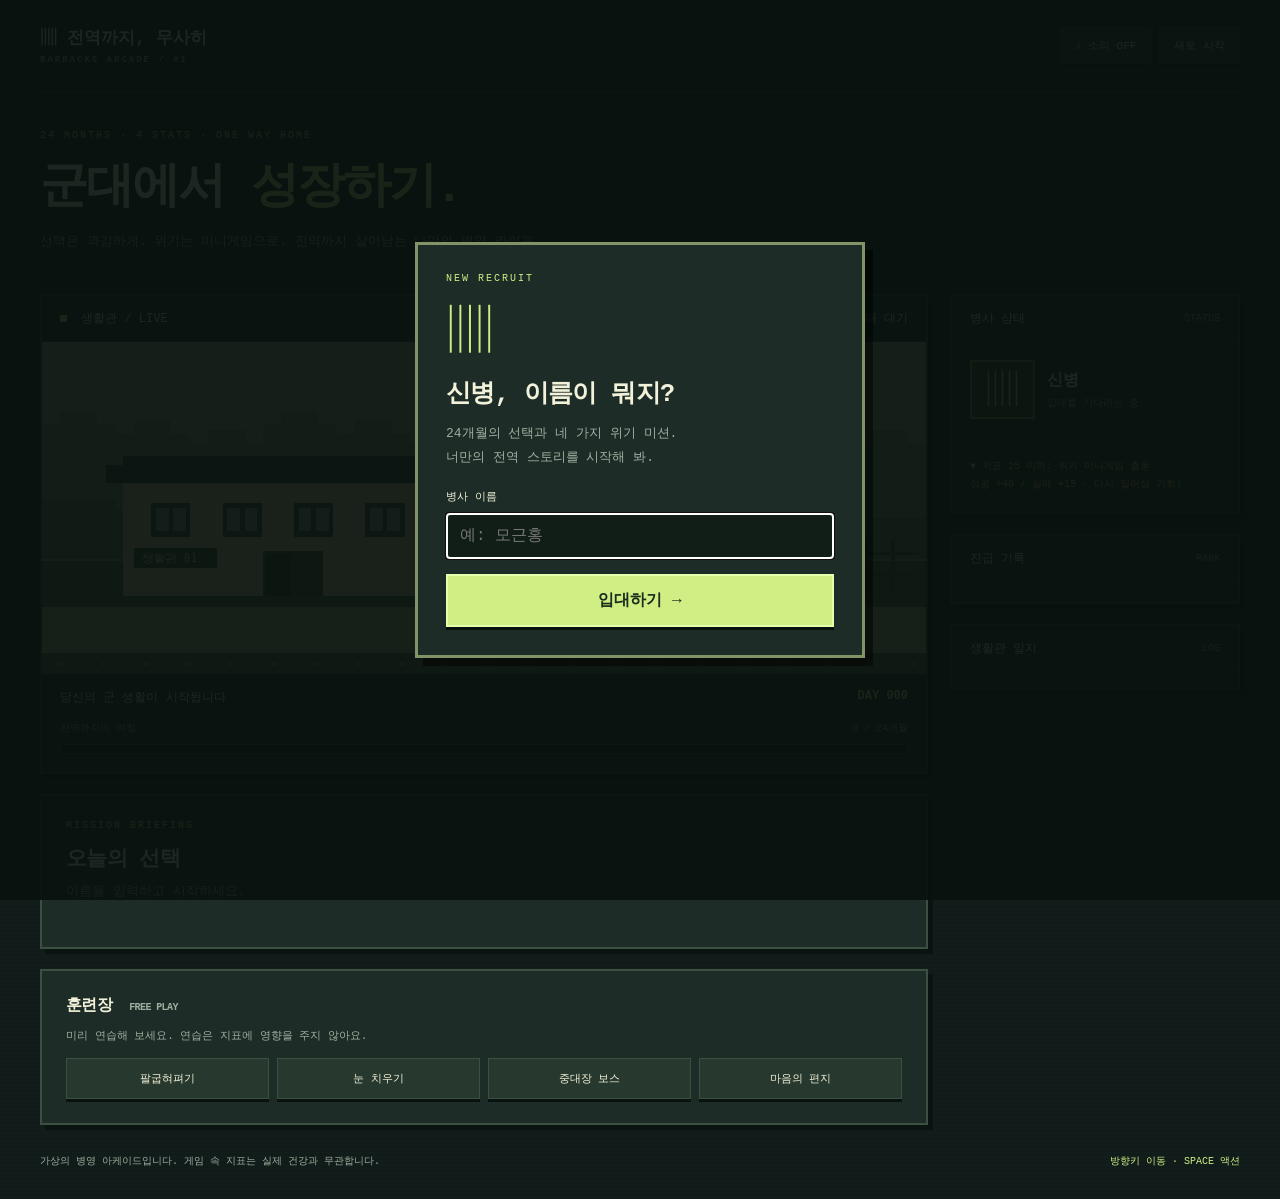
<file: index.html>
<!doctype html>
<html lang="ko">
<head>
  <meta charset="utf-8">
  <meta name="viewport" content="width=device-width, initial-scale=1">
  <meta name="theme-color" content="#182521">
  <title>전역까지, 무사히 — 병영 아케이드</title>
  <link rel="stylesheet" href="game.css">
</head>
<body>
  <div class="shell">
    <header><a class="brand" href="./">▥ 전역까지, 무사히 <small>BARRACKS ARCADE / 01</small></a><div class="top-actions"><button id="soundBtn">♪ 소리 OFF</button><button id="resetBtn">새로 시작</button></div></header>
    <section class="hero"><div class="eyebrow">24 MONTHS · 4 STATS · ONE WAY HOME</div><h1>군대에서 <span>성장하기.</span></h1><p>선택은 과감하게. 위기는 미니게임으로. 전역까지 살아남는 나만의 병영 라이프.</p></section>
    <div class="layout">
      <main>
        <section class="panel world"><div class="panel-head"><span><i class="live"></i> 생활관 / LIVE</span><span id="rankPill">입대 대기</span></div><canvas id="world" width="768" height="288" role="img" aria-label="도트로 그린 부대와 군인"></canvas><div class="world-caption"><span id="sceneTitle">당신의 군 생활이 시작됩니다</span><strong id="monthLabel">DAY 000</strong></div><div class="service"><div><span>전역까지의 여정</span><span id="progressText">0 / 24개월</span></div><div class="track"><b id="progressBar"></b></div></div></section>
        <section class="panel decision"><div class="eyebrow" id="eventLabel">MISSION BRIEFING</div><h2 id="eventTitle">오늘의 선택</h2><p id="eventDesc">이름을 입력하고 시작하세요.</p><div class="choices" id="choices"></div><div id="feedback" class="feedback hidden" role="status"></div><button id="continueBtn" class="primary hidden">다음 달 →</button></section>
        <section class="panel practice"><div><h2>훈련장 <small>FREE PLAY</small></h2><p>미리 연습해 보세요. 연습은 지표에 영향을 주지 않아요.</p></div><div id="practiceButtons" class="practice-buttons"></div></section>
      </main>
      <aside><section class="panel"><div class="panel-head">병사 상태 <small>STATUS</small></div><div class="status-body"><div class="identity"><div class="avatar">▥</div><div><strong id="playerName">신병</strong><small id="playerRank">입대를 기다리는 중</small></div></div><div id="stats"></div><p class="warning-note">▼ 지표 25 이하: 위기 미니게임 출동<br>성공 +40 / 실패 +15 · 다시 일어설 기회!</p></div></section><section class="panel"><div class="panel-head">진급 기록 <small>RANK</small></div><div id="rankList" class="rank-list"></div></section><section class="panel"><div class="panel-head">생활관 일지 <small>LOG</small></div><div id="log" class="log"></div></section></aside>
    </div><footer>가상의 병영 아케이드입니다. 게임 속 지표는 실제 건강과 무관합니다. <span>방향키 이동 · SPACE 액션</span></footer>
  </div>
  <dialog id="startDialog"><form id="startForm"><div class="eyebrow">NEW RECRUIT</div><div class="big-icon">▥</div><h2>신병, 이름이 뭐지?</h2><p>24개월의 선택과 네 가지 위기 미션.<br>너만의 전역 스토리를 시작해 봐.</p><label for="nameInput">병사 이름</label><input id="nameInput" maxlength="12" placeholder="예: 모근홍" autocomplete="off"><button class="primary" type="submit">입대하기 →</button></form></dialog>
  <dialog id="miniDialog" aria-labelledby="miniTitle"><div class="mini-heading"><span id="miniBadge" class="eyebrow">BOSS ENCOUNTER</span><div><button id="practiceExit" class="hidden">연습 나가기</button><button id="pauseBtn" class="hidden">일시정지</button></div></div><h2 id="miniTitle"></h2><p id="miniDesc"></p><div class="mini-hud"><span id="miniScore">준비</span><strong id="miniTime">20.0s</strong></div><canvas id="arena" width="640" height="360" role="img" aria-label="미니게임 경기장. 아래 조작 설명에 따라 플레이하세요."></canvas><p id="miniMessage" role="status"></p><div id="touchControls" class="touch-controls"><button data-key="ArrowLeft" aria-label="왼쪽 이동">◀</button><button data-key="ArrowRight" aria-label="오른쪽 이동">▶</button><button data-key="Space" class="action">SPACE / 액션</button></div><button id="miniStart" class="primary">미션 시작</button><button id="miniClose" class="primary hidden">결과 확인 →</button></dialog>
  <dialog id="resultDialog"><div class="eyebrow">MISSION COMPLETE</div><div class="big-icon">★</div><h2>전역을 명 받았습니다!</h2><p id="resultText"></p><button class="primary" id="againBtn">새로운 군 생활 시작</button></dialog>
  <script src="game.js"></script>
</body>
</html>
</file>
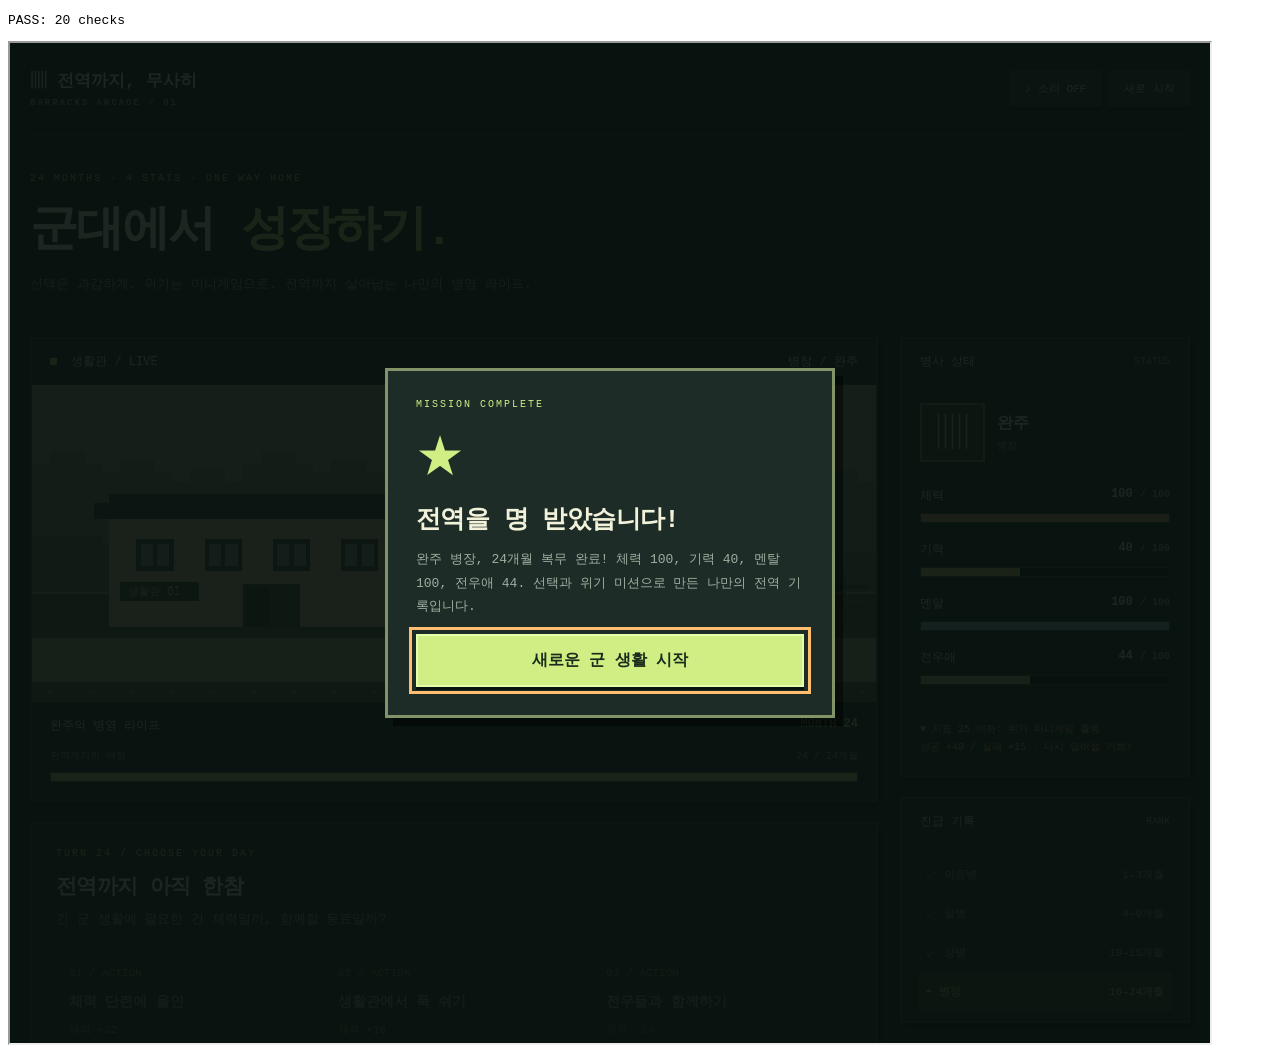
<file: tests/game.test.html>
<!doctype html>
<meta charset="utf-8">
<title>병영 아케이드 회귀 테스트</title>
<pre id="results">RUNNING</pre>
<iframe id="game" src="../index.html" width="1200" height="1000"></iframe>
<script>
// Serve the repository and open this file in a browser. Tests use a separate
// session and restore the player's save when complete.
const results=document.getElementById('results');
document.getElementById('game').onload=()=>{
 const w=document.getElementById('game').contentWindow;
 const run=code=>w.eval(code);
 const saved=w.localStorage.getItem('barracks-arcade-v2');
 let passed=0;
 function check(label,code){if(!run(code))throw new Error(label);passed++;}
 try {
  run("start('테스트 병사')");
  check('fresh game',"state.month===1 && !state.chosen && document.querySelectorAll('.choice').length===3");
  run('choose(0)');
  check('large changes and clamping', 'state.health===100 && state.energy===46 && state.team===42');
  run('choose(0)');
  check('one choice per month','state.energy===46');
  run('next();choose(0)');
  check('multiple crisis queue','mini.type==="energy" && state.pending.join(",")==="energy,team"');
  run('next()');check('cannot bypass boss','state.month===2');
  run('beginMini();endMini(true);endMini(true)');
  check('reward once','state.energy===62 && state.pending.length===1');
  run('closeMini()');check('next queued boss','mini.type==="team"');
  run('beginMini();endMini(false);closeMini();next()');
  check('loss recovers and progression resumes','state.team===39 && state.month===3 && !mini');
  run("openMini('health',true);beginMini();mini.t=2;act();act()");
  check('rhythm note cannot score twice','mini.score===1');
  run('pause();tick(1)');check('pause freezes time','mini.t===2');
  run('pause();mini.t=15;tick(.01)');check('rhythm failure','mini.phase==="result" && mini.score===1');
  run('closeMini();openMini("health",true);beginMini();for(let i=0;i<12;i++){mini.t=2+i;act();}mini.t=15;tick(.01)');
  check('rhythm success','mini.score===12 && mini.message.startsWith("MISSION CLEAR")');
  run('closeMini();openMini("energy",true);beginMini();for(const p of mini.snow){mini.x=p.x;mini.cooldown=0;act();}tick(.01)');
  check('snow clear win','mini.score===10 && mini.phase==="result"');
  check('practice leaves stats unchanged','state.health===100 && state.energy===62 && state.team===39');
  run('closeMini();openMini("morale",true);beginMini();mini.objects=[{x:320,y:290,w:76,warn:0,speed:0}];mini.spawn=100;tick(.01);tick(.01)');
  check('collision with invulnerability','mini.hits===1');
  run('mini.inv=0;mini.hits=4;tick(.01)');check('fifth hit loses','mini.phase==="result" && mini.hits===5');
  run('closeMini();openMini("team",true);beginMini();mini.spawn=100;mini.t=20;tick(.01)');
  check('survival wins','mini.message.startsWith("MISSION CLEAR")');
  run('closeMini();state.health=25;state.pending=["health"];state.chosen=true;save();state=null;load()');
  check('pending crisis restored','mini.type==="health" && state.health===25');
  run("start('완주');for(let month=1;month<=24;month++){choose(month%3);while(mini){beginMini();endMini(true);closeMini();}next();}");
  check('24 month ending','state.done && state.month===24 && document.getElementById("resultDialog").open');
  run('document.getElementById("resultDialog").close();state=null;load()');
  check('ending restored','state.done && document.getElementById("resultDialog").open');
  results.textContent='PASS: '+passed+' checks';
 }catch(error){results.textContent='FAIL after '+passed+' checks: '+error.stack;}
 finally{if(saved===null)w.localStorage.removeItem('barracks-arcade-v2');else w.localStorage.setItem('barracks-arcade-v2',saved);}
};
</script>
</file>
<file: game.css>
:root{color-scheme:dark;--bg:#111c1a;--panel:#1d2c27;--line:#3c5042;--text:#f2f1d9;--muted:#a0afa0;--lime:#d1ee85;--orange:#ffbd70;--red:#ff8d7e}*{box-sizing:border-box}body{margin:0;background:var(--bg);color:var(--text);font-family:Consolas,'Malgun Gothic',monospace;background-image:linear-gradient(#ffffff02 1px,transparent 1px);background-size:100% 4px}button,input{font:inherit}button{cursor:pointer;border:1px solid var(--line);background:#27392e;color:var(--text);padding:10px 14px;box-shadow:0 3px 0 #09120f;border-radius:0}button:hover{border-color:var(--lime);color:var(--lime)}button:active{transform:translateY(2px);box-shadow:none}button:disabled{opacity:.5;cursor:default;transform:none}button:focus-visible,a:focus-visible{outline:3px solid var(--orange);outline-offset:4px}.shell{width:min(1200px,calc(100% - 40px));margin:auto}header{display:flex;align-items:center;justify-content:space-between;padding:26px 0;border-bottom:1px solid var(--line);gap:15px}.brand{color:var(--text);font-weight:bold;text-decoration:none;font-size:17px}.brand small{display:block;color:var(--muted);font-size:9px;letter-spacing:2px;margin-top:6px}.top-actions{display:flex;gap:8px;font-size:11px}.hero{padding:38px 0 28px}.eyebrow{font-size:10px;letter-spacing:2px;color:var(--lime)}h1{font-size:clamp(30px,4vw,48px);letter-spacing:-2px;margin:12px 0}h1 span{color:var(--lime)}.hero p,p{color:var(--muted);font-size:13px;line-height:1.8}.layout{display:grid;grid-template-columns:minmax(0,1fr) 290px;gap:22px}main,aside{display:flex;flex-direction:column;gap:20px;min-width:0}.panel{background:var(--panel);border:2px solid var(--line);box-shadow:5px 5px 0 #091410}.panel-head{display:flex;justify-content:space-between;align-items:center;font-size:12px;padding:14px 18px;border-bottom:1px solid var(--line)}small{color:var(--muted);font-size:10px}.live{display:inline-block;background:var(--lime);width:7px;height:7px;margin-right:7px}.world canvas{display:block;width:100%;image-rendering:pixelated;background:#8ea899}.world-caption{display:flex;justify-content:space-between;gap:10px;padding:15px 18px;font-size:12px}.world-caption strong{color:var(--lime)}.service{padding:0 18px 18px}.service>div:first-child{display:flex;justify-content:space-between;font-size:10px;color:var(--muted);margin-bottom:9px}.track{height:10px;background:#0d1914;border:1px solid #405441}.track b{display:block;height:100%;background:var(--lime);transition:width .3s;width:0}.decision,.practice{padding:24px}h2{font-size:21px;margin:13px 0 8px;letter-spacing:-.6px}.decision>p{margin:0 0 20px}.choices{display:grid;grid-template-columns:repeat(3,1fr);gap:10px}.choice{text-align:left;padding:15px 12px;min-height:136px;background:#24372b}.choice .number{display:block;color:var(--lime);font-size:11px;margin-bottom:14px}.choice strong{display:block;font-size:14px;margin-bottom:10px}.choice small{display:block;font-size:11px;line-height:1.8}.positive{color:var(--lime)}.negative{color:var(--red)}.feedback{font-size:12px;line-height:1.8;padding:15px;border-left:3px solid var(--orange);background:#141f1a;margin-top:16px}.primary{display:block;width:100%;margin-top:15px;background:var(--lime);color:#1c2c1c;border:2px solid #e5ffad;font-weight:bold;padding:14px}.primary:hover{background:#e4ffa4;color:#162512}.status-body{padding:18px}.identity{display:flex;gap:12px;align-items:center;margin-bottom:25px}.avatar{background:#3a4e35;color:var(--lime);font-size:35px;padding:4px 13px;border:2px solid #839364}.identity small{display:block;margin-top:5px}.stat{margin:18px 0}.stat-head{display:flex;justify-content:space-between;font-size:12px;margin-bottom:9px}.stat-value{font-weight:bold}.stat.danger{color:var(--red)}.stat.danger .track b{background:var(--red)!important}.warning-note{font-size:10px;margin:22px 0 0;padding-top:13px;border-top:1px dashed var(--line);color:var(--orange)}.rank-list{padding:10px 16px}.rank-row{display:flex;justify-content:space-between;font-size:11px;color:var(--muted);padding:12px 8px}.rank-row.active{background:#374932;color:var(--lime)}.log{padding:8px 18px;max-height:220px;overflow:auto}.log p{font-size:11px;border-bottom:1px solid var(--line);padding-bottom:10px}.log strong{color:var(--orange);margin-right:8px}.practice h2{font-size:16px;margin:0}.practice h2 small{margin-left:8px}.practice p{font-size:11px}.practice-buttons{display:grid;grid-template-columns:repeat(4,1fr);gap:8px}.practice-buttons button{font-size:11px;padding:12px 6px}footer{font-size:10px;color:var(--muted);padding:28px 0;line-height:1.8}footer span{float:right;color:var(--lime)}dialog{background:#1d2c27;color:var(--text);border:3px solid #819367;box-shadow:8px 8px 0 #0007;width:min(450px,calc(100% - 28px));padding:28px;max-height:94dvh;overflow:auto}dialog::backdrop{background:#07110ee8}dialog h2{font-size:25px}dialog label{display:block;font-size:11px;margin:20px 0 9px}input{width:100%;padding:13px;border:1px solid var(--line);background:#111d17;color:var(--text);outline-color:var(--lime)}.big-icon{color:var(--lime);font-size:48px;margin:14px 0}.hidden{display:none!important}#miniDialog{width:min(720px,calc(100% - 20px));padding:20px}.mini-heading,.mini-hud{display:flex;justify-content:space-between;align-items:center}.mini-heading button{font-size:10px;padding:6px 10px}.mini-hud{font-size:12px;background:#101d17;padding:10px;color:var(--lime)}#arena{display:block;width:100%;image-rendering:pixelated;border:2px solid var(--line);touch-action:none}#miniDesc{min-height:44px;margin:8px 0 12px}#miniMessage{min-height:22px;color:var(--orange);margin:9px 0;font-size:12px}.touch-controls{display:grid;grid-template-columns:1fr 1fr 2fr;gap:8px}.touch-controls button{touch-action:none;user-select:none;padding:13px 6px}.action{color:var(--lime)}@media(max-width:900px){.layout{grid-template-columns:minmax(0,1fr) 250px}.choices{grid-template-columns:1fr}.choice{min-height:0}.choice .number{display:inline-block;margin:0 9px 7px 0}.choice strong{display:inline-block}.choice small{display:inline-block;margin-right:8px}.practice-buttons{grid-template-columns:1fr 1fr}}@media(max-width:680px){.layout{grid-template-columns:1fr}.shell{width:calc(100% - 24px)}header{padding:18px 0;align-items:flex-start}.brand{font-size:13px}.brand small{font-size:7px}.top-actions button{font-size:10px;padding:7px}.hero{padding:25px 0 18px}.hero p{font-size:12px}.decision{padding:18px}aside{display:grid;grid-template-columns:1fr 1fr}aside .panel:first-child{grid-column:1/-1}#stats{display:grid;grid-template-columns:1fr 1fr;gap:0 20px}.identity{margin-bottom:10px}.stat{margin:10px 0}.world-caption{font-size:10px}footer span{float:none;display:block}dialog{padding:22px}#miniDialog{padding:12px}#miniDialog h2{font-size:20px}}
@media(max-width:480px){.mini-heading{align-items:flex-start;gap:10px;flex-direction:column}.mini-heading>div{display:flex;gap:8px}.mini-heading .eyebrow{font-size:9px;letter-spacing:1px}}
</file>
